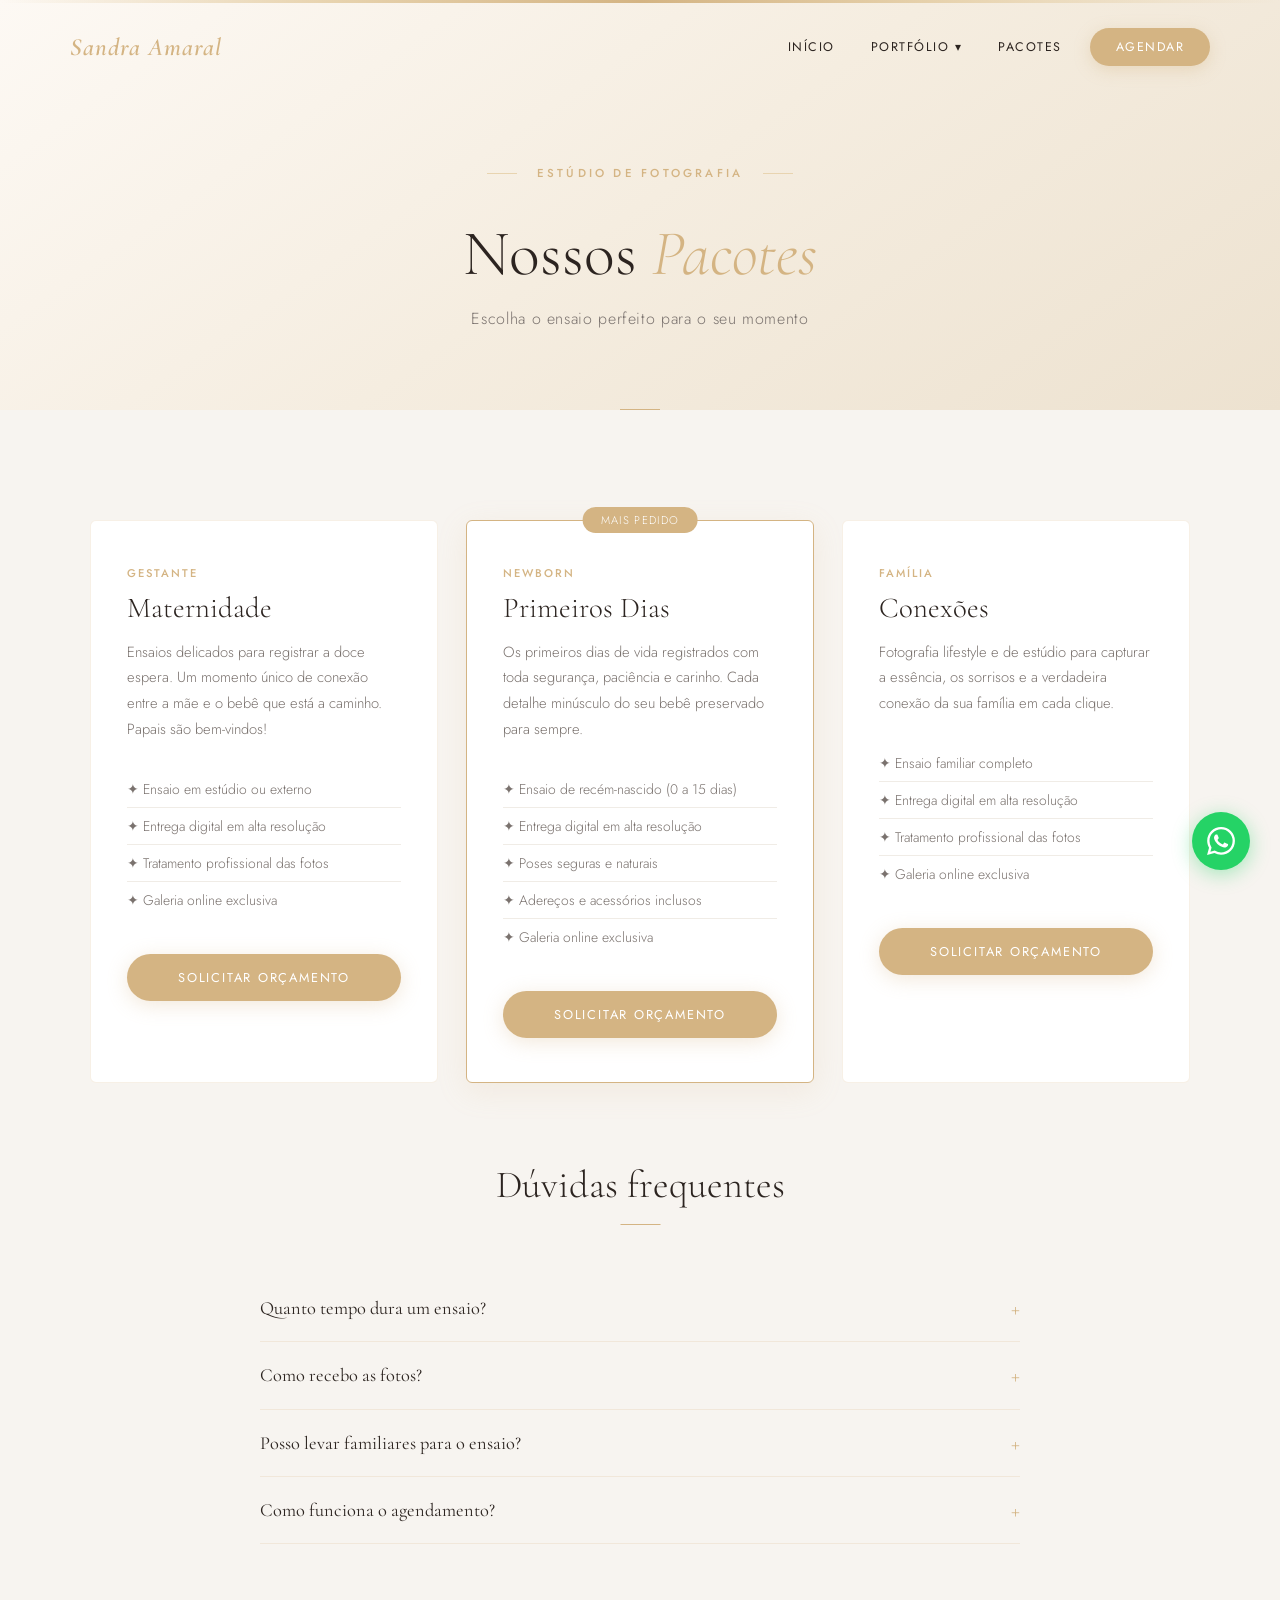
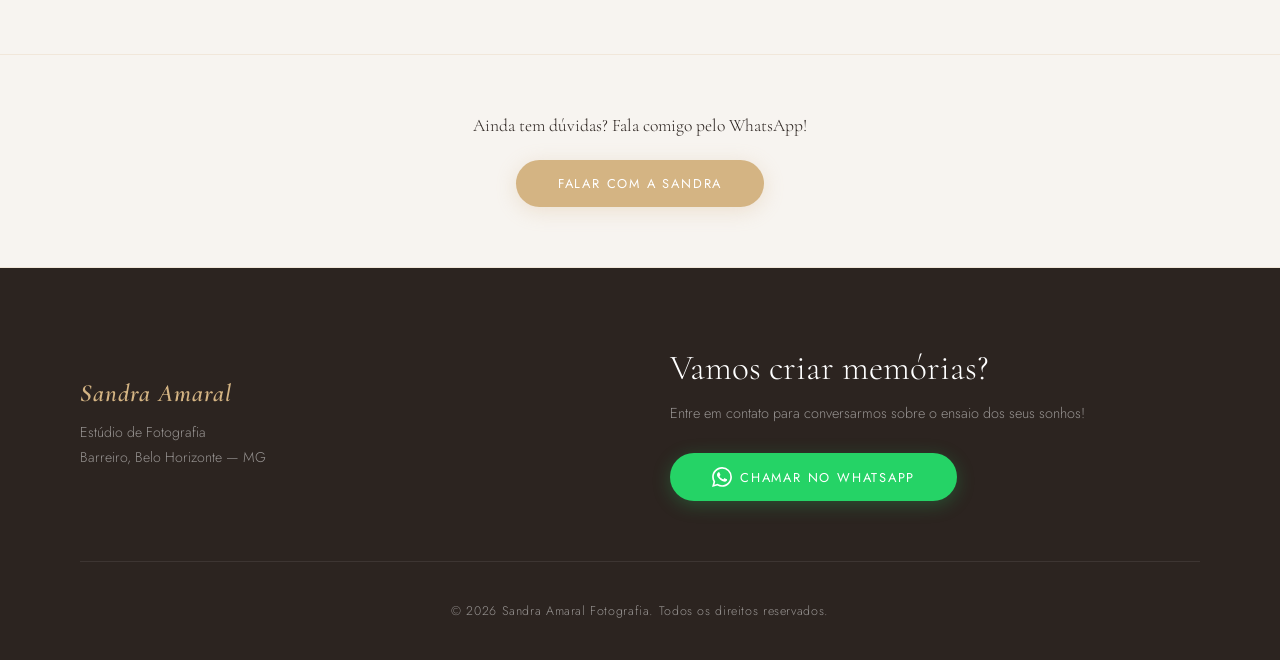
<file: pacotes.html>
<!DOCTYPE html>
<html lang="pt-BR">
<head>
    <meta charset="UTF-8">
    <meta name="viewport" content="width=device-width, initial-scale=1.0">
    <title>Pacotes | Sandra Amaral Fotografia</title>
    <link rel="stylesheet" href="assets/css/style.css">
    <link href="https://fonts.googleapis.com/css2?family=Cormorant+Garamond:ital,wght@0,300;0,400;0,600;1,300;1,400&family=Jost:wght@300;400;500&display=swap" rel="stylesheet">
</head>
<body>

    <!-- HEADER -->
    <header id="header">
        <div class="logo">Sandra Amaral</div>
        <nav id="main-nav">
            <ul>
                <li><a href="index.html">Início</a></li>
                <li class="has-submenu">
                    <a href="portfolio.html">Portfólio ▾</a>
                    <ul class="submenu">
                        <li><a href="portfolio.html?filter=gestante">Gestante</a></li>
                        <li><a href="portfolio.html?filter=newborn">Newborn</a></li>
                        <li><a href="portfolio.html?filter=familia">Família</a></li>
                    </ul>
                </li>
                <li><a href="pacotes.html">Pacotes</a></li>
                <li><a href="index.html#contato" class="nav-cta">Agendar</a></li>
            </ul>
        </nav>
        <button class="hamburger" id="hamburger" aria-label="Menu">
            <span></span><span></span><span></span>
        </button>
    </header>

    <!-- MENU MOBILE -->
    <div class="mobile-overlay" id="mobile-overlay">
        <button class="close-btn" id="close-menu">✕</button>
        <nav>
            <ul>
                <li><a href="index.html" class="mob-link">Início</a></li>
                <li><a href="portfolio.html" class="mob-link">Portfólio</a></li>
                <li><a href="pacotes.html" class="mob-link">Pacotes</a></li>
                <li><a href="index.html#contato" class="mob-link">Contato</a></li>
            </ul>
        </nav>
    </div>

    <!-- HERO DA PÁGINA -->
    <div class="page-hero">
        <span class="hero-label">Estúdio de Fotografia</span>
        <h1>Nossos <em>Pacotes</em></h1>
        <p>Escolha o ensaio perfeito para o seu momento</p>
    </div>

    <!-- PACOTES -->
    <section class="packages-section">
        <div class="packages-grid">

            <div class="package-card reveal">
                <div class="pkg-tag">Gestante</div>
                <h3>Maternidade</h3>
                <p>Ensaios delicados para registrar a doce espera. Um momento único de conexão entre a mãe e o bebê que está a caminho. Papais são bem-vindos!</p>
                <ul class="pkg-includes">
                    <li>&#10022; Ensaio em estúdio ou externo</li>
                    <li>&#10022; Entrega digital em alta resolução</li>
                    <li>&#10022; Tratamento profissional das fotos</li>
                    <li>&#10022; Galeria online exclusiva</li>
                </ul>
                <a href="https://wa.me/5531988744077?text=Ol%C3%A1%2C+Sandra!+Tenho+interesse+no+pacote+Gestante." target="_blank" class="btn pkg-btn">Solicitar Orçamento</a>
            </div>

            <div class="package-card featured reveal">
                <div class="pkg-badge">Mais pedido</div>
                <div class="pkg-tag">Newborn</div>
                <h3>Primeiros Dias</h3>
                <p>Os primeiros dias de vida registrados com toda segurança, paciência e carinho. Cada detalhe minúsculo do seu bebê preservado para sempre.</p>
                <ul class="pkg-includes">
                    <li>&#10022; Ensaio de recém-nascido (0 a 15 dias)</li>
                    <li>&#10022; Entrega digital em alta resolução</li>
                    <li>&#10022; Poses seguras e naturais</li>
                    <li>&#10022; Adereços e acessórios inclusos</li>
                    <li>&#10022; Galeria online exclusiva</li>
                </ul>
                <a href="https://wa.me/5531988744077?text=Ol%C3%A1%2C+Sandra!+Tenho+interesse+no+pacote+Newborn." target="_blank" class="btn pkg-btn">Solicitar Orçamento</a>
            </div>

            <div class="package-card reveal">
                <div class="pkg-tag">Família</div>
                <h3>Conexões</h3>
                <p>Fotografia lifestyle e de estúdio para capturar a essência, os sorrisos e a verdadeira conexão da sua família em cada clique.</p>
                <ul class="pkg-includes">
                    <li>&#10022; Ensaio familiar completo</li>
                    <li>&#10022; Entrega digital em alta resolução</li>
                    <li>&#10022; Tratamento profissional das fotos</li>
                    <li>&#10022; Galeria online exclusiva</li>
                </ul>
                <a href="https://wa.me/5531988744077?text=Ol%C3%A1%2C+Sandra!+Tenho+interesse+no+pacote+Fam%C3%ADlia." target="_blank" class="btn pkg-btn">Solicitar Orçamento</a>
            </div>

        </div>

        <!-- PERGUNTAS FREQUENTES -->
        <div class="faq-section reveal">
            <h2>Dúvidas frequentes</h2>

            <div class="faq-item">
                <button class="faq-question">Quanto tempo dura um ensaio? <span>+</span></button>
                <div class="faq-answer">
                    <p>O tempo varia conforme o pacote e o tipo de ensaio. Ensaios de gestante costumam durar entre 1h e 1h30. Ensaios newborn podem durar de 2h a 4h, pois respeitamos o ritmo do bebê. Ensaios de família têm duração média de 1h.</p>
                </div>
            </div>

            <div class="faq-item">
                <button class="faq-question">Como recebo as fotos? <span>+</span></button>
                <div class="faq-answer">
                    <p>As fotos são entregues em galeria online privada em alta resolução, prontas para impressão e compartilhamento. O prazo de entrega é combinado no momento do agendamento.</p>
                </div>
            </div>

            <div class="faq-item">
                <button class="faq-question">Posso levar familiares para o ensaio? <span>+</span></button>
                <div class="faq-answer">
                    <p>Sim! Nos ensaios de gestante e newborn, papais e irmãos são bem-vindos sem custo adicional. Nos ensaios de família, toda a família está convidada!</p>
                </div>
            </div>

            <div class="faq-item">
                <button class="faq-question">Como funciona o agendamento? <span>+</span></button>
                <div class="faq-answer">
                    <p>Entre em contato pelo WhatsApp, escolhemos juntos a data e horário, e confirmamos com o pagamento do sinal. É simples e rápido!</p>
                </div>
            </div>
        </div>
    </section>

    <!-- CTA FINAL -->
    <div class="page-cta-bar">
        <p>Ainda tem dúvidas? Fala comigo pelo WhatsApp!</p>
        <a href="https://wa.me/5531988744077?text=Ol%C3%A1%2C+Sandra!+Tenho+d%C3%BAvidas+sobre+os+pacotes." target="_blank" class="btn">Falar com a Sandra</a>
    </div>

    <!-- FOOTER -->
    <footer id="contato">
        <div class="footer-inner">
            <div class="footer-brand">
                <div class="logo footer-logo">Sandra Amaral</div>
                <p>Estúdio de Fotografia<br>Barreiro, Belo Horizonte — MG</p>
            </div>
            <div class="footer-cta">
                <h2>Vamos criar memórias?</h2>
                <p>Entre em contato para conversarmos sobre o ensaio dos seus sonhos!</p>
                <a href="https://wa.me/5531988744077?text=Ol%C3%A1%2C%20Sandra!%20Vi%20seu%20site%20e%20gostaria%20de%20fazer%20um%20or%C3%A7amento." target="_blank" class="btn whatsapp-btn">
                    <svg width="20" height="20" viewBox="0 0 24 24" fill="currentColor" style="vertical-align:middle;margin-right:8px"><path d="M17.472 14.382c-.297-.149-1.758-.867-2.03-.967-.273-.099-.471-.148-.67.15-.197.297-.767.966-.94 1.164-.173.199-.347.223-.644.075-.297-.15-1.255-.463-2.39-1.475-.883-.788-1.48-1.761-1.653-2.059-.173-.297-.018-.458.13-.606.134-.133.298-.347.446-.52.149-.174.198-.298.298-.497.099-.198.05-.371-.025-.52-.075-.149-.669-1.612-.916-2.207-.242-.579-.487-.5-.669-.51-.173-.008-.371-.01-.57-.01-.198 0-.52.074-.792.372-.272.297-1.04 1.016-1.04 2.479 0 1.462 1.065 2.875 1.213 3.074.149.198 2.096 3.2 5.077 4.487.709.306 1.262.489 1.694.625.712.227 1.36.195 1.871.118.571-.085 1.758-.719 2.006-1.413.248-.694.248-1.289.173-1.413-.074-.124-.272-.198-.57-.347m-5.421 7.403h-.004a9.87 9.87 0 01-5.031-1.378l-.361-.214-3.741.982.998-3.648-.235-.374a9.86 9.86 0 01-1.51-5.26c.001-5.45 4.436-9.884 9.888-9.884 2.64 0 5.122 1.03 6.988 2.898a9.825 9.825 0 012.893 6.994c-.003 5.45-4.437 9.884-9.885 9.884m8.413-18.297A11.815 11.815 0 0012.05 0C5.495 0 .16 5.335.157 11.892c0 2.096.547 4.142 1.588 5.945L.057 24l6.305-1.654a11.882 11.882 0 005.683 1.448h.005c6.554 0 11.89-5.335 11.893-11.893a11.821 11.821 0 00-3.48-8.413z"/></svg>
                    Chamar no WhatsApp
                </a>
            </div>
        </div>
        <p class="copyright">&copy; 2026 Sandra Amaral Fotografia. Todos os direitos reservados.</p>
    </footer>

    <a href="https://wa.me/5531988744077?text=Ol%C3%A1%2C%20Sandra!" target="_blank" class="whatsapp-float" aria-label="WhatsApp">
        <svg width="28" height="28" viewBox="0 0 24 24" fill="white"><path d="M17.472 14.382c-.297-.149-1.758-.867-2.03-.967-.273-.099-.471-.148-.67.15-.197.297-.767.966-.94 1.164-.173.199-.347.223-.644.075-.297-.15-1.255-.463-2.39-1.475-.883-.788-1.48-1.761-1.653-2.059-.173-.297-.018-.458.13-.606.134-.133.298-.347.446-.52.149-.174.198-.298.298-.497.099-.198.05-.371-.025-.52-.075-.149-.669-1.612-.916-2.207-.242-.579-.487-.5-.669-.51-.173-.008-.371-.01-.57-.01-.198 0-.52.074-.792.372-.272.297-1.04 1.016-1.04 2.479 0 1.462 1.065 2.875 1.213 3.074.149.198 2.096 3.2 5.077 4.487.709.306 1.262.489 1.694.625.712.227 1.36.195 1.871.118.571-.085 1.758-.719 2.006-1.413.248-.694.248-1.289.173-1.413-.074-.124-.272-.198-.57-.347m-5.421 7.403h-.004a9.87 9.87 0 01-5.031-1.378l-.361-.214-3.741.982.998-3.648-.235-.374a9.86 9.86 0 01-1.51-5.26c.001-5.45 4.436-9.884 9.888-9.884 2.64 0 5.122 1.03 6.988 2.898a9.825 9.825 0 012.893 6.994c-.003 5.45-4.437 9.884-9.885 9.884m8.413-18.297A11.815 11.815 0 0012.05 0C5.495 0 .16 5.335.157 11.892c0 2.096.547 4.142 1.588 5.945L.057 24l6.305-1.654a11.882 11.882 0 005.683 1.448h.005c6.554 0 11.89-5.335 11.893-11.893a11.821 11.821 0 00-3.48-8.413z"/></svg>
    </a>

    <script src="assets/js/script.js"></script>
</body>
</html>
</file>
<file: assets/css/style.css>
/* ============================================
   RESET & VARIÁVEIS
   ============================================ */
*, *::before, *::after {
    margin: 0;
    padding: 0;
    box-sizing: border-box;
}

:root {
    --bg:         #fdfcfa;
    --bg-alt:     #f7f4f0;
    --dark:       #2c2420;
    --mid:        #7a726e;
    --gold:       #d4b483;
    --gold-dark:  #b8955f;
    --gold-light: #e8d4b0;
    --white:      #ffffff;
    --shadow:     rgba(44,36,32,0.07);
    --radius:     3px;
    --transition: 0.35s cubic-bezier(0.4, 0, 0.2, 1);
}

html {
    scroll-behavior: smooth;
    font-size: 16px;
}

body {
    font-family: 'Jost', sans-serif;
    font-weight: 300;
    color: var(--mid);
    background-color: var(--bg);
    overflow-x: hidden;
}

h1, h2, h3, .logo {
    font-family: 'Cormorant Garamond', serif;
    color: var(--dark);
    line-height: 1.15;
}

img { display: block; max-width: 100%; }
a  { text-decoration: none; }

/* ============================================
   ANIMAÇÕES DE ENTRADA (REVEAL)
   ============================================ */
.reveal {
    opacity: 0;
    transform: translateY(30px);
    transition: opacity 0.7s ease, transform 0.7s ease;
}
.reveal.visible {
    opacity: 1;
    transform: translateY(0);
}
.reveal:nth-child(2) { transition-delay: 0.1s; }
.reveal:nth-child(3) { transition-delay: 0.2s; }
.reveal:nth-child(4) { transition-delay: 0.3s; }

/* ============================================
   HEADER & NAVEGAÇÃO
   ============================================ */
#header {
    position: fixed;
    top: 0; left: 0;
    width: 100%;
    display: flex;
    justify-content: space-between;
    align-items: center;
    padding: 28px 70px;
    z-index: 900;
    transition: background var(--transition), padding var(--transition), box-shadow var(--transition);
}

#header.scrolled {
    background: rgba(253,252,250,0.97);
    backdrop-filter: blur(12px);
    padding: 16px 70px;
    box-shadow: 0 1px 30px rgba(212,180,131,0.15);
}

.logo {
    font-size: 1.55rem;
    font-weight: 600;
    color: var(--gold);
    letter-spacing: 0.04em;
    font-style: italic;
}

#main-nav ul {
    list-style: none;
    display: flex;
    align-items: center;
    gap: 4px;
}

#main-nav > ul > li > a {
    font-family: 'Jost', sans-serif;
    font-weight: 400;
    font-size: 0.78rem;
    letter-spacing: 0.12em;
    text-transform: uppercase;
    color: var(--dark);
    padding: 8px 16px;
    border-radius: 30px;
    transition: all var(--transition);
    display: block;
}

#main-nav > ul > li > a:hover {
    color: var(--gold);
    background: rgba(212,180,131,0.1);
}

.nav-cta {
    background: var(--gold) !important;
    color: var(--white) !important;
    padding: 10px 26px !important;
    border-radius: 30px;
    box-shadow: 0 4px 16px rgba(212,180,131,0.35);
    margin-left: 8px;
}
.nav-cta:hover {
    background: var(--gold-dark) !important;
    transform: translateY(-2px);
    box-shadow: 0 8px 24px rgba(212,180,131,0.45) !important;
}

/* Submenu */
.has-submenu { position: relative; }
.submenu {
    position: absolute;
    top: 130%;
    left: 50%;
    transform: translateX(-50%);
    background: var(--white);
    border: 1px solid rgba(212,180,131,0.25);
    border-radius: 8px;
    padding: 8px 0;
    min-width: 160px;
    box-shadow: 0 12px 40px rgba(44,36,32,0.1);
    opacity: 0;
    pointer-events: none;
    transition: opacity var(--transition), top var(--transition);
    flex-direction: column !important;
    gap: 0 !important;
}
.has-submenu:hover .submenu {
    opacity: 1;
    pointer-events: all;
    top: 110%;
}
.submenu li { display: block; }
.submenu a {
    display: block;
    padding: 10px 22px;
    text-transform: uppercase;
    font-size: 0.75rem;
    letter-spacing: 0.1em;
    color: var(--mid);
    transition: all var(--transition);
    background: none;
}
.submenu a:hover {
    background: rgba(212,180,131,0.08);
    color: var(--gold);
    padding-left: 28px;
}

/* Hamburguer */
.hamburger {
    display: none;
    flex-direction: column;
    justify-content: center;
    align-items: center;
    gap: 5px;
    background: none;
    border: none;
    cursor: pointer;
    padding: 8px;
    z-index: 1000;
}
.hamburger span {
    display: block;
    width: 24px;
    height: 1.5px;
    background: var(--dark);
    transition: all var(--transition);
}
.hamburger.open span:nth-child(1) { transform: translateY(6.5px) rotate(45deg); }
.hamburger.open span:nth-child(2) { opacity: 0; }
.hamburger.open span:nth-child(3) { transform: translateY(-6.5px) rotate(-45deg); }

/* Overlay Mobile */
.mobile-overlay {
    position: fixed;
    inset: 0;
    background: var(--bg);
    z-index: 850;
    display: flex;
    flex-direction: column;
    align-items: center;
    justify-content: center;
    opacity: 0;
    pointer-events: none;
    transition: opacity var(--transition);
}
.mobile-overlay.open {
    opacity: 1;
    pointer-events: all;
}
.mobile-overlay ul {
    list-style: none;
    text-align: center;
}
.mobile-overlay li { margin: 18px 0; }
.mobile-overlay a {
    font-family: 'Cormorant Garamond', serif;
    font-size: 2.2rem;
    color: var(--dark);
    font-weight: 300;
    transition: color var(--transition);
}
.mobile-overlay a:hover { color: var(--gold); }
.close-btn {
    position: absolute;
    top: 25px; right: 30px;
    background: none;
    border: none;
    font-size: 1.6rem;
    cursor: pointer;
    color: var(--mid);
}

/* ============================================
   HERO — INÍCIO (mais chamativo e bonito)
   ============================================ */
.hero {
    position: relative;
    min-height: 100vh;
    display: flex;
    align-items: center;
    justify-content: center;
    text-align: center;
    overflow: hidden;
}

.hero-bg {
    position: absolute;
    inset: 0;
    background: linear-gradient(145deg, #fdf9f4 0%, #f5ede0 50%, #ede2d0 100%);
    z-index: 0;
}

/* Círculo dourado decorativo grande */
.hero-bg::before {
    content: '';
    position: absolute;
    top: -20%;
    right: -10%;
    width: 70vw;
    height: 70vw;
    border-radius: 50%;
    background: radial-gradient(circle, rgba(212,180,131,0.13) 0%, transparent 65%);
    animation: floatOrb 8s ease-in-out infinite;
}

/* Segundo círculo menor à esquerda */
.hero-bg::after {
    content: '';
    position: absolute;
    bottom: -10%;
    left: -8%;
    width: 45vw;
    height: 45vw;
    border-radius: 50%;
    background: radial-gradient(circle, rgba(212,180,131,0.08) 0%, transparent 65%);
    animation: floatOrb 10s ease-in-out infinite reverse;
}

@keyframes floatOrb {
    0%, 100% { transform: translateY(0) scale(1); }
    50%       { transform: translateY(-30px) scale(1.03); }
}

/* Linha ornamental superior */
.hero::before {
    content: '';
    position: absolute;
    top: 0; left: 0;
    width: 100%;
    height: 3px;
    background: linear-gradient(to right, transparent, var(--gold-light), var(--gold), var(--gold-light), transparent);
    z-index: 2;
}

.hero-content {
    position: relative;
    z-index: 1;
    max-width: 820px;
    padding: 0 40px;
    padding-top: 80px;
}

.hero-label {
    display: inline-block;
    font-family: 'Jost', sans-serif;
    font-size: 0.72rem;
    font-weight: 500;
    letter-spacing: 0.28em;
    text-transform: uppercase;
    color: var(--gold);
    margin-bottom: 24px;
    position: relative;
    padding: 0 20px;
}
.hero-label::before,
.hero-label::after {
    content: '';
    position: absolute;
    top: 50%;
    width: 30px;
    height: 1px;
    background: var(--gold-light);
}
.hero-label::before { right: 100%; }
.hero-label::after  { left: 100%; }

.hero h1 {
    font-size: clamp(3rem, 6.5vw, 5.5rem);
    font-weight: 300;
    margin-bottom: 28px;
    color: var(--dark);
    line-height: 1.1;
}
.hero h1 em {
    font-style: italic;
    color: var(--gold);
}

.hero p {
    font-size: 1.05rem;
    line-height: 1.85;
    margin-bottom: 48px;
    color: var(--mid);
    max-width: 560px;
    margin-left: auto;
    margin-right: auto;
}

/* Badges de confiança abaixo do botão */
.hero-badges {
    display: flex;
    justify-content: center;
    gap: 32px;
    margin-top: 52px;
    flex-wrap: wrap;
}
.hero-badge {
    display: flex;
    flex-direction: column;
    align-items: center;
    gap: 4px;
}
.hero-badge strong {
    font-family: 'Cormorant Garamond', serif;
    font-size: 1.6rem;
    font-weight: 600;
    color: var(--gold);
    line-height: 1;
}
.hero-badge span {
    font-size: 0.7rem;
    letter-spacing: 0.12em;
    text-transform: uppercase;
    color: var(--mid);
}

.hero-scroll-hint {
    position: absolute;
    bottom: 40px;
    left: 50%;
    transform: translateX(-50%);
    display: flex;
    flex-direction: column;
    align-items: center;
    gap: 10px;
    opacity: 0.4;
    z-index: 1;
}
.hero-scroll-hint span {
    font-size: 0.65rem;
    letter-spacing: 0.2em;
    text-transform: uppercase;
}
.scroll-line {
    width: 1px;
    height: 50px;
    background: linear-gradient(to bottom, var(--gold), transparent);
    animation: scrollPulse 2s ease-in-out infinite;
}
@keyframes scrollPulse {
    0%, 100% { transform: scaleY(1); opacity: 0.4; }
    50%       { transform: scaleY(0.5); opacity: 1; }
}

/* ============================================
   BOTÕES
   ============================================ */
.btn {
    display: inline-block;
    padding: 14px 42px;
    background: var(--gold);
    color: var(--white);
    font-family: 'Jost', sans-serif;
    font-weight: 400;
    font-size: 0.8rem;
    letter-spacing: 0.14em;
    text-transform: uppercase;
    border-radius: 30px;
    transition: all var(--transition);
    box-shadow: 0 4px 20px rgba(212,180,131,0.3);
}
.btn:hover {
    background: var(--gold-dark);
    transform: translateY(-2px);
    box-shadow: 0 10px 28px rgba(212,180,131,0.4);
}

/* ============================================
   SEÇÕES — PADRÃO
   ============================================ */
section { padding: 110px 60px; }

.section-header { text-align: center; margin-bottom: 60px; }
.section-header h2 {
    font-size: clamp(2rem, 4vw, 3rem);
    font-weight: 300;
    position: relative;
    display: inline-block;
    padding-bottom: 20px;
}
.section-header h2::after {
    content: '';
    position: absolute;
    bottom: 0; left: 50%;
    transform: translateX(-50%);
    width: 40px; height: 1px;
    background: var(--gold);
}
.section-sub {
    margin-top: 16px;
    font-size: 0.95rem;
    color: var(--mid);
    letter-spacing: 0.04em;
}

/* ============================================
   PORTFÓLIO — MASONRY + FILTRO
   ============================================ */
.portfolio-section { background: var(--bg); }

.filter-bar {
    display: flex;
    justify-content: center;
    gap: 12px;
    margin-bottom: 50px;
    flex-wrap: wrap;
}
.filter-btn {
    background: none;
    border: 1px solid rgba(212,180,131,0.4);
    padding: 8px 26px;
    border-radius: 30px;
    font-family: 'Jost', sans-serif;
    font-size: 0.78rem;
    letter-spacing: 0.1em;
    text-transform: uppercase;
    color: var(--mid);
    cursor: pointer;
    transition: all var(--transition);
}
.filter-btn:hover,
.filter-btn.active {
    background: var(--gold);
    border-color: var(--gold);
    color: var(--white);
}

.masonry-gallery {
    columns: 3;
    column-gap: 16px;
}

.masonry-item {
    position: relative;
    break-inside: avoid;
    margin-bottom: 16px;
    overflow: hidden;
    border-radius: var(--radius);
    cursor: pointer;
}
.masonry-item img {
    width: 100%;
    display: block;
    transition: transform 0.5s ease;
}
.masonry-item:hover img { transform: scale(1.04); }

.img-overlay {
    position: absolute;
    inset: 0;
    background: linear-gradient(to top, rgba(44,36,32,0.55) 0%, transparent 50%);
    opacity: 0;
    display: flex;
    align-items: flex-end;
    padding: 20px;
    transition: opacity var(--transition);
}
.masonry-item:hover .img-overlay { opacity: 1; }
.img-overlay span {
    color: var(--white);
    font-size: 0.75rem;
    letter-spacing: 0.15em;
    text-transform: uppercase;
}

.masonry-item.hidden { display: none; }

/* ============================================
   LIGHTBOX
   ============================================ */
.lightbox {
    position: fixed;
    inset: 0;
    background: rgba(20,16,14,0.95);
    z-index: 9999;
    display: flex;
    align-items: center;
    justify-content: center;
    opacity: 0;
    pointer-events: none;
    transition: opacity 0.3s ease;
}
.lightbox.open {
    opacity: 1;
    pointer-events: all;
}
.lightbox img {
    max-width: 90vw;
    max-height: 85vh;
    object-fit: contain;
    border-radius: var(--radius);
    box-shadow: 0 20px 60px rgba(0,0,0,0.5);
}
.lb-close, .lb-prev, .lb-next {
    position: absolute;
    background: none;
    border: none;
    color: rgba(255,255,255,0.7);
    cursor: pointer;
    font-size: 2rem;
    transition: color var(--transition);
    line-height: 1;
}
.lb-close:hover, .lb-prev:hover, .lb-next:hover { color: #fff; }
.lb-close { top: 25px; right: 35px; font-size: 1.5rem; }
.lb-prev  { left: 20px; font-size: 3rem; }
.lb-next  { right: 20px; font-size: 3rem; }
.lb-caption {
    position: absolute;
    bottom: 25px;
    left: 50%; transform: translateX(-50%);
    color: rgba(255,255,255,0.6);
    font-size: 0.78rem;
    letter-spacing: 0.12em;
    text-transform: uppercase;
}

/* ============================================
   PACOTES
   ============================================ */
.packages-section { background: var(--bg-alt); }

.packages-grid {
    display: grid;
    grid-template-columns: repeat(auto-fit, minmax(290px, 1fr));
    gap: 28px;
    max-width: 1100px;
    margin: 0 auto;
}

.package-card {
    background: var(--white);
    border: 1px solid rgba(212,180,131,0.2);
    border-radius: 6px;
    padding: 44px 36px;
    position: relative;
    transition: transform var(--transition), box-shadow var(--transition);
}
.package-card:hover {
    transform: translateY(-6px);
    box-shadow: 0 16px 50px var(--shadow);
}
.package-card.featured {
    border-color: var(--gold);
    box-shadow: 0 8px 30px rgba(212,180,131,0.15);
}

.pkg-badge {
    position: absolute;
    top: -14px; left: 50%;
    transform: translateX(-50%);
    background: var(--gold);
    color: var(--white);
    font-size: 0.7rem;
    letter-spacing: 0.12em;
    text-transform: uppercase;
    padding: 5px 18px;
    border-radius: 20px;
    white-space: nowrap;
}

.pkg-tag {
    font-size: 0.7rem;
    letter-spacing: 0.18em;
    text-transform: uppercase;
    color: var(--gold);
    margin-bottom: 10px;
    font-weight: 500;
}

.package-card h3 {
    font-size: 1.8rem;
    font-weight: 300;
    margin-bottom: 16px;
}

.package-card > p {
    font-size: 0.92rem;
    line-height: 1.75;
    margin-bottom: 28px;
}

.pkg-includes {
    list-style: none;
    margin-bottom: 36px;
}
.pkg-includes li {
    font-size: 0.87rem;
    padding: 8px 0;
    border-bottom: 1px solid #f0ece6;
    color: var(--mid);
}
.pkg-includes li:last-child { border-bottom: none; }

.pkg-btn { width: 100%; text-align: center; }

/* ============================================
   SOBRE
   ============================================ */
.about-section {
    background: var(--bg);
    display: grid;
    grid-template-columns: 1fr 1fr;
    gap: 80px;
    align-items: center;
    padding: 110px 80px;
}

.about-img { position: relative; }
.about-img img {
    width: 100%;
    border-radius: 4px;
    aspect-ratio: 3/4;
    object-fit: cover;
}
.about-img::before {
    content: '';
    position: absolute;
    top: -20px; left: -20px;
    right: 20px; bottom: 20px;
    border: 1px solid var(--gold-light);
    border-radius: 4px;
    opacity: 0.6;
    pointer-events: none;
}

.about-text h2 {
    font-size: clamp(2rem, 3.5vw, 2.8rem);
    font-weight: 300;
    margin: 12px 0 24px;
}
.about-text p {
    font-size: 0.95rem;
    line-height: 1.9;
    margin-bottom: 18px;
}
.about-text .btn { margin-top: 16px; }

/* ============================================
   FOOTER
   ============================================ */
footer {
    background: var(--dark);
    color: rgba(255,255,255,0.5);
    padding: 80px 80px 40px;
}

.footer-inner {
    display: grid;
    grid-template-columns: 1fr 1fr;
    gap: 60px;
    align-items: center;
    padding-bottom: 60px;
    border-bottom: 1px solid rgba(255,255,255,0.08);
    margin-bottom: 40px;
}

.footer-brand .logo {
    color: var(--gold);
    margin-bottom: 12px;
}
.footer-brand p { font-size: 0.88rem; line-height: 1.8; }

.footer-cta h2 {
    font-size: clamp(1.6rem, 3vw, 2.2rem);
    font-weight: 300;
    color: var(--white);
    margin-bottom: 12px;
}
.footer-cta p {
    font-size: 0.9rem;
    margin-bottom: 28px;
    line-height: 1.7;
}

.whatsapp-btn {
    background: #25D366;
    box-shadow: 0 4px 18px rgba(37,211,102,0.25);
    display: inline-flex;
    align-items: center;
}
.whatsapp-btn:hover { background: #1da854; }

.copyright {
    font-size: 0.78rem;
    text-align: center;
    letter-spacing: 0.05em;
}

/* ============================================
   BOTÃO FLUTUANTE WHATSAPP
   ============================================ */
.whatsapp-float {
    position: fixed;
    bottom: 30px; right: 30px;
    width: 58px; height: 58px;
    border-radius: 50%;
    background: #25D366;
    display: flex;
    align-items: center;
    justify-content: center;
    box-shadow: 0 4px 20px rgba(37,211,102,0.4);
    z-index: 800;
    transition: all var(--transition);
}
.whatsapp-float:hover {
    transform: scale(1.1);
    box-shadow: 0 8px 28px rgba(37,211,102,0.5);
}

/* ============================================
   RESPONSIVO
   ============================================ */
@media (max-width: 900px) {
    #main-nav { display: none; }
    .hamburger { display: flex; }

    #header { padding: 18px 24px; }
    #header.scrolled { padding: 14px 24px; }

    section { padding: 80px 24px; }

    .masonry-gallery { columns: 2; }

    .about-section {
        grid-template-columns: 1fr;
        padding: 80px 24px;
        gap: 50px;
    }
    .about-img::before { display: none; }

    .footer-inner { grid-template-columns: 1fr; gap: 40px; }
    footer { padding: 60px 24px 30px; }

    .hero-badges { gap: 20px; }
}

@media (max-width: 600px) {
    .masonry-gallery { columns: 1; }
    .hero h1 { font-size: 2.4rem; }
    .packages-grid { grid-template-columns: 1fr; }
    .hero-scroll-hint { display: none; }
    .hero-label::before,
    .hero-label::after { display: none; }
}

/* ============================================
   PÁGINAS INTERNAS (portfolio.html / pacotes.html)
   ============================================ */
.page-hero {
    background: linear-gradient(145deg, #fdf9f4 0%, #f5ede0 50%, #ede2d0 100%);
    text-align: center;
    padding: 160px 30px 80px;
    position: relative;
}
.page-hero::before {
    content: '';
    position: absolute;
    top: 0; left: 0;
    width: 100%;
    height: 3px;
    background: linear-gradient(to right, transparent, var(--gold-light), var(--gold), var(--gold-light), transparent);
}
.page-hero::after {
    content: '';
    position: absolute;
    bottom: 0; left: 50%;
    transform: translateX(-50%);
    width: 40px; height: 1px;
    background: var(--gold);
}
.page-hero h1 {
    font-size: clamp(2.4rem, 5vw, 4rem);
    font-weight: 300;
    margin: 12px 0 16px;
}
.page-hero h1 em {
    font-style: italic;
    color: var(--gold);
}
.page-hero p {
    font-size: 1rem;
    color: var(--mid);
    letter-spacing: 0.04em;
}

.page-cta-bar {
    background: var(--bg-alt);
    text-align: center;
    padding: 60px 30px;
    border-top: 1px solid rgba(212,180,131,0.2);
    border-bottom: 1px solid rgba(212,180,131,0.2);
}
.page-cta-bar p {
    font-size: 1.1rem;
    margin-bottom: 24px;
    color: var(--dark);
    font-family: 'Cormorant Garamond', serif;
    font-weight: 300;
}

/* FAQ */
.faq-section {
    max-width: 760px;
    margin: 80px auto 0;
    text-align: left;
}
.faq-section h2 {
    font-size: clamp(1.8rem, 3vw, 2.4rem);
    font-weight: 300;
    text-align: center;
    margin-bottom: 50px;
    position: relative;
    display: inline-block;
    left: 50%;
    transform: translateX(-50%);
    padding-bottom: 18px;
}
.faq-section h2::after {
    content: '';
    position: absolute;
    bottom: 0; left: 50%;
    transform: translateX(-50%);
    width: 40px; height: 1px;
    background: var(--gold);
}
.faq-item { border-bottom: 1px solid rgba(212,180,131,0.2); }
.faq-question {
    width: 100%;
    background: none;
    border: none;
    text-align: left;
    padding: 22px 0;
    font-family: 'Cormorant Garamond', serif;
    font-size: 1.15rem;
    color: var(--dark);
    cursor: pointer;
    display: flex;
    justify-content: space-between;
    align-items: center;
    gap: 16px;
    transition: color var(--transition);
}
.faq-question:hover { color: var(--gold); }
.faq-question span {
    font-size: 1.4rem;
    font-weight: 300;
    line-height: 1;
    transition: transform var(--transition);
    flex-shrink: 0;
    color: var(--gold);
}
.faq-item.open .faq-question span { transform: rotate(45deg); }
.faq-answer {
    max-height: 0;
    overflow: hidden;
    transition: max-height 0.5s ease;
}
.faq-item.open .faq-answer {
    max-height: 500px;
}
.faq-answer p {
    font-size: 0.93rem;
    line-height: 1.85;
    color: var(--mid);
    padding-bottom: 22px;
}

/* ============================================
   FEEDBACKS / DEPOIMENTOS
   ============================================ */
.reviews-section {
    background: var(--bg-alt);
    padding: 110px 0 80px;
    overflow: hidden;
}

.reviews-section .section-header {
    padding: 0 60px;
    margin-bottom: 60px;
}

.reviews-track-wrapper {
    overflow: hidden;
    cursor: grab;
    user-select: none;
}
.reviews-track-wrapper:active { cursor: grabbing; }

.reviews-track {
    display: flex;
    gap: 28px;
    padding: 20px 60px 30px;
    width: max-content;
    animation: slideReviews 30s linear infinite;
}
.reviews-track:hover { animation-play-state: paused; }

@keyframes slideReviews {
    0%   { transform: translateX(0); }
    100% { transform: translateX(-50%); }
}

.review-card {
    background: var(--white);
    border: 1px solid rgba(212,180,131,0.2);
    border-radius: 6px;
    padding: 36px 32px;
    width: 360px;
    flex-shrink: 0;
    display: flex;
    flex-direction: column;
    gap: 18px;
    transition: box-shadow var(--transition), transform var(--transition);
}
.review-card:hover {
    box-shadow: 0 12px 40px var(--shadow);
    transform: translateY(-4px);
}

.review-stars {
    color: var(--gold);
    font-size: 1rem;
    letter-spacing: 3px;
}

.review-text {
    font-size: 0.93rem;
    line-height: 1.85;
    color: var(--mid);
    font-style: italic;
    flex: 1;
}

.review-author {
    display: flex;
    align-items: center;
    gap: 14px;
    padding-top: 16px;
    border-top: 1px solid rgba(212,180,131,0.15);
}

.review-avatar {
    width: 42px; height: 42px;
    border-radius: 50%;
    background: linear-gradient(135deg, var(--gold-light), var(--gold));
    color: var(--white);
    font-family: 'Cormorant Garamond', serif;
    font-size: 1.2rem;
    display: flex;
    align-items: center;
    justify-content: center;
    flex-shrink: 0;
}

.review-author strong {
    display: block;
    font-family: 'Cormorant Garamond', serif;
    font-size: 1rem;
    color: var(--dark);
    font-weight: 600;
}
.review-author span {
    font-size: 0.72rem;
    letter-spacing: 0.08em;
    text-transform: uppercase;
    color: var(--gold);
}

.reviews-dots {
    display: flex;
    justify-content: center;
    gap: 8px;
    margin-top: 36px;
}
.reviews-dots .dot {
    width: 6px; height: 6px;
    border-radius: 50%;
    background: var(--gold-light);
    cursor: pointer;
    border: none;
    transition: background var(--transition), transform var(--transition);
}
.reviews-dots .dot.active {
    background: var(--gold);
    transform: scale(1.4);
}

@media (max-width: 900px) {
    .reviews-section { padding: 80px 0 60px; }
    .reviews-section .section-header { padding: 0 24px; }
    .reviews-track { padding: 20px 24px 30px; gap: 16px; }
    .review-card { width: 300px; padding: 28px 24px; }
}
</file>
